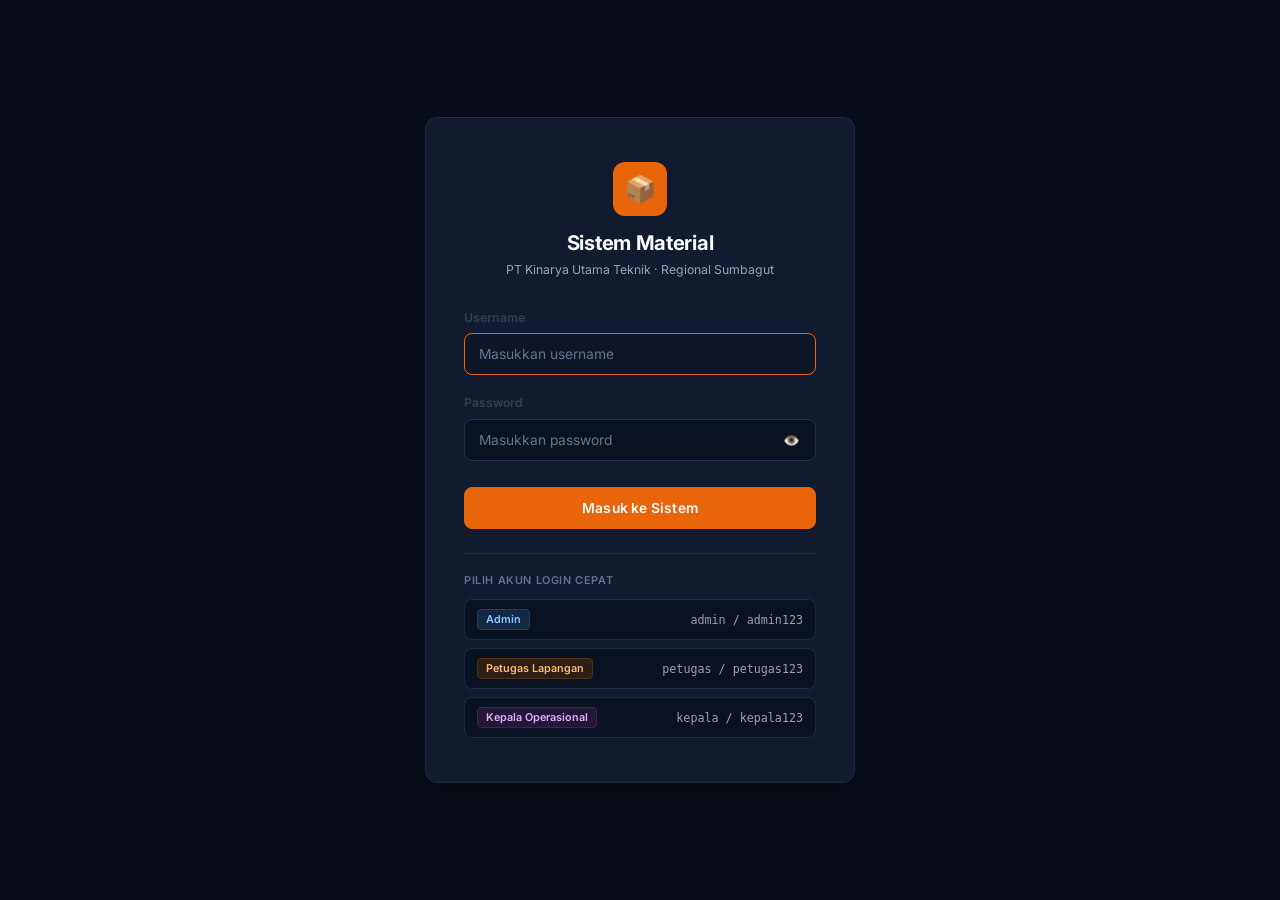
<file: index.html>
<!DOCTYPE html>
<html lang="id">
<head>
    <meta charset="UTF-8">
    <meta name="viewport" content="width=device-width, initial-scale=1.0">
    <meta name="description" content="Login Sistem Material PT Kinarya Utama Teknik Regional Sumbagut">
    <title>Login – Sistem Material PT Kinarya Utama Teknik</title>
    <link rel="stylesheet" href="assets/css/style.css">
</head>
<body>
    <div class="login-wrapper">
        <div class="login-card">
            <div class="login-logo">
                <div class="icon">📦</div>
                <h1>Sistem Material</h1>
                <p class="subtitle">PT Kinarya Utama Teknik · Regional Sumbagut</p>
            </div>

            <div class="login-error" id="loginError"></div>

            <form class="login-form" id="loginForm" onsubmit="handleLogin(event)">
                <div class="form-group">
                    <label for="username">Username</label>
                    <input type="text" id="username" placeholder="Masukkan username" autocomplete="username" required autofocus>
                </div>
                <div class="form-group">
                    <label for="password">Password</label>
                    <div class="password-input-wrapper">
                        <input type="password" id="password" placeholder="Masukkan password" autocomplete="current-password" required>
                        <button type="button" class="toggle-password-btn" id="togglePasswordBtn" onclick="togglePasswordVisibility()" title="Tampilkan/Sembunyikan Password" tabindex="-1">
                            <span id="eyeIcon">👁️</span>
                        </button>
                    </div>
                </div>
                <button type="submit" class="login-btn" id="loginBtn">
                    Masuk ke Sistem
                </button>
            </form>

            <div class="login-demo-info">
                <div class="demo-header">
                    <span>PILIH AKUN LOGIN CEPAT</span>
                </div>
                <div class="demo-accounts">
                    <button type="button" class="demo-account" onclick="fillDemo('admin','admin123')">
                        <span class="role-badge badge-admin">Admin</span>
                        <span class="account-cred">admin / admin123</span>
                    </button>
                    <button type="button" class="demo-account" onclick="fillDemo('petugas','petugas123')">
                        <span class="role-badge badge-lapangan">Petugas Lapangan</span>
                        <span class="account-cred">petugas / petugas123</span>
                    </button>
                    <button type="button" class="demo-account" onclick="fillDemo('kepala','kepala123')">
                        <span class="role-badge badge-kepala">Kepala Operasional</span>
                        <span class="account-cred">kepala / kepala123</span>
                    </button>
                </div>
            </div>
        </div>
    </div>

    <script src="assets/js/data.js?v=2"></script>
    <script src="assets/js/auth.js?v=2"></script>
    <script>
        // Redirect if already logged in
        if (Auth.isLoggedIn()) {
            window.location.href = 'dashboard.html';
        }

        function togglePasswordVisibility() {
            const pwdInput = document.getElementById('password');
            const eyeIcon = document.getElementById('eyeIcon');
            if (pwdInput.type === 'password') {
                pwdInput.type = 'text';
                eyeIcon.textContent = '🔒';
            } else {
                pwdInput.type = 'password';
                eyeIcon.textContent = '👁️';
            }
        }

        function fillDemo(user, pass) {
            document.getElementById('username').value = user;
            document.getElementById('password').value = pass;
            const errorEl = document.getElementById('loginError');
            errorEl.classList.remove('show');
            document.getElementById('loginBtn').focus();
        }

        function handleLogin(e) {
            e.preventDefault();
            const errorEl = document.getElementById('loginError');
            const username = document.getElementById('username').value.trim();
            const password = document.getElementById('password').value;

            if (!username || !password) {
                errorEl.textContent = 'Harap isi username dan password.';
                errorEl.classList.add('show');
                return;
            }

            const result = Auth.login(username, password);

            if (!result.success) {
                errorEl.textContent = result.message;
                errorEl.classList.add('show');
                document.getElementById('password').value = '';
                document.getElementById('password').focus();
                return;
            }

            errorEl.classList.remove('show');
            window.location.href = 'dashboard.html';
        }
    </script>
</body>
</html>
</file>
<file: assets/css/style.css>
@import url('https://fonts.googleapis.com/css2?family=Inter:wght@300;400;500;600;700;800&display=swap');


:root {
    /* Primary – Navy Blue */
    --navy-900: #0a1628;
    --navy-800: #0f1f3d;
    --navy-700: #152a4e;
    --navy-600: #1b3a6b;
    --navy-500: #234d8a;
    --navy-400: #3a6db5;
    --navy-300: #5a8fd4;
    --navy-200: #8bb4e6;
    --navy-100: #c5d9f2;
    --navy-50: #e8f0fa;

    /* Accent – Orange */
    --orange-600: #c25400;
    --orange-500: #e8650a;
    --orange-400: #f28c28;
    --orange-300: #f5a623;
    --orange-200: #fbc87a;
    --orange-100: #fde8c8;
    --orange-50: #fff7ed;

    /* Status */
    --green-500: #22c55e;
    --green-100: #dcfce7;
    --green-800: #166534;
    --red-500: #ef4444;
    --red-100: #fee2e2;
    --red-800: #991b1b;
    --yellow-500: #eab308;
    --yellow-100: #fef9c3;
    --yellow-800: #854d0e;

    /* Neutral */
    --gray-50: #f8fafc;
    --gray-100: #f1f5f9;
    --gray-200: #e2e8f0;
    --gray-300: #cbd5e1;
    --gray-400: #94a3b8;
    --gray-500: #64748b;
    --gray-600: #475569;
    --gray-700: #334155;
    --gray-800: #1e293b;
    --gray-900: #0f172a;

    /* Layout */
    --sidebar-width: 270px;
    --sidebar-collapsed: 72px;
    --header-height: 64px;
    --border-radius: 12px;
    --border-radius-sm: 8px;
    --border-radius-lg: 16px;
    --shadow-sm: 0 1px 3px rgba(0, 0, 0, .08), 0 1px 2px rgba(0, 0, 0, .06);
    --shadow-md: 0 4px 12px rgba(0, 0, 0, .1), 0 2px 4px rgba(0, 0, 0, .06);
    --shadow-lg: 0 10px 30px rgba(0, 0, 0, .12), 0 4px 8px rgba(0, 0, 0, .06);
    --shadow-xl: 0 20px 60px rgba(0, 0, 0, .15);
    --transition: all .25s cubic-bezier(.4, 0, .2, 1);
}

/* ---------- Reset & Base ---------- */
*,
*::before,
*::after {
    margin: 0;
    padding: 0;
    box-sizing: border-box;
}

html {
    font-size: 15px;
    scroll-behavior: smooth;
}

body {
    font-family: 'Inter', -apple-system, BlinkMacSystemFont, sans-serif;
    background: var(--gray-100);
    color: var(--gray-800);
    line-height: 1.6;
    min-height: 100vh;
    -webkit-font-smoothing: antialiased;
}

a {
    text-decoration: none;
    color: inherit;
}

img {
    max-width: 100%;
    display: block;
}

button {
    cursor: pointer;
    font-family: inherit;
}

input,
select,
textarea {
    font-family: inherit;
    font-size: inherit;
}

/* ---------- Scrollbar ---------- */
::-webkit-scrollbar {
    width: 6px;
    height: 6px;
}

::-webkit-scrollbar-track {
    background: transparent;
}

::-webkit-scrollbar-thumb {
    background: var(--gray-300);
    border-radius: 3px;
}

::-webkit-scrollbar-thumb:hover {
    background: var(--gray-400);
}

/* ============================================================
   LOGIN PAGE
   ============================================================ */
.login-wrapper {
    min-height: 100vh;
    display: flex;
    align-items: center;
    justify-content: center;
    background: #090e1a;
    /* Solid minimalist dark background, NO gradient */
    position: relative;
    padding: 24px;
}

.login-card {
    position: relative;
    z-index: 1;
    width: 430px;
    max-width: 100%;
    background: #111a2e;
    /* Solid crisp card background */
    border: 1px solid #1e2c47;
    border-radius: var(--border-radius);
    padding: 44px 38px;
    box-shadow: 0 16px 36px rgba(0, 0, 0, 0.4);
    animation: fadeIn .4s ease-out;
}

@keyframes fadeIn {
    from {
        opacity: 0;
        transform: translateY(12px);
    }

    to {
        opacity: 1;
        transform: translateY(0);
    }
}

.login-logo {
    text-align: center;
    margin-bottom: 28px;
}

.login-logo .icon {
    width: 54px;
    height: 54px;
    background: var(--orange-500);
    /* Solid color, NO gradient */
    border-radius: 12px;
    display: inline-flex;
    align-items: center;
    justify-content: center;
    font-size: 26px;
    color: #ffffff;
    margin-bottom: 14px;
}

.login-logo h1 {
    color: #f8fafc;
    font-size: 1.35rem;
    font-weight: 700;
    line-height: 1.3;
    letter-spacing: -0.3px;
}

.login-logo .subtitle {
    color: #94a3b8;
    font-size: 0.82rem;
    margin-top: 4px;
    font-weight: 400;
}

.login-form .form-group {
    margin-bottom: 18px;
}

.login-form label {
    display: block;
    color: #cbd5e1;
    font-size: 0.82rem;
    font-weight: 500;
    margin-bottom: 6px;
}

.login-form input {
    width: 100%;
    padding: 12px 14px;
    background: #0a1120;
    border: 1px solid #22324e;
    border-radius: var(--border-radius-sm);
    color: #ffffff;
    font-size: 0.92rem;
    transition: border-color 0.15s ease, background-color 0.15s ease;
    outline: none;
}

.login-form input::placeholder {
    color: #64748b;
}

.login-form input:focus {
    border-color: var(--orange-500);
    background: #0d1527;
}

/* Password Toggle Wrapper */
.password-input-wrapper {
    position: relative;
    width: 100%;
}

.password-input-wrapper input {
    padding-right: 42px;
}

.toggle-password-btn {
    position: absolute;
    right: 8px;
    top: 50%;
    transform: translateY(-50%);
    background: transparent;
    border: none;
    color: #94a3b8;
    padding: 6px 8px;
    cursor: pointer;
    font-size: 0.9rem;
    display: inline-flex;
    align-items: center;
    justify-content: center;
    border-radius: 4px;
    transition: opacity 0.15s ease;
}

.toggle-password-btn:hover {
    opacity: 0.8;
}

/* Minimalist Login Button - NO GRADIENT */
.login-btn {
    width: 100%;
    padding: 12px 18px;
    background: var(--orange-500);
    /* Clean solid color, NO gradient */
    color: #ffffff;
    border: 1px solid var(--orange-500);
    border-radius: var(--border-radius-sm);
    font-size: 0.92rem;
    font-weight: 600;
    letter-spacing: 0.2px;
    transition: background-color 0.15s ease, border-color 0.15s ease;
    margin-top: 8px;
    cursor: pointer;
    box-shadow: none;
    /* Minimalist flat aesthetic, NO glow shadow */
}

.login-btn:hover {
    background: var(--orange-600);
    /* Solid darker shade */
    border-color: var(--orange-600);
    box-shadow: none;
}

.login-btn:active {
    background: #a84500;
    border-color: #a84500;
}

.login-error {
    display: none;
    background: rgba(239, 68, 68, 0.12);
    border: 1px solid rgba(239, 68, 68, 0.3);
    color: #fca5a5;
    padding: 10px 14px;
    border-radius: var(--border-radius-sm);
    font-size: 0.82rem;
    margin-bottom: 16px;
    animation: shake .3s ease-in-out;
}

.login-error.show {
    display: block;
}

@keyframes shake {

    0%,
    100% {
        transform: translateX(0);
    }

    25% {
        transform: translateX(-4px);
    }

    75% {
        transform: translateX(4px);
    }
}

/* Demo Accounts - Minimalist list */
.login-demo-info {
    margin-top: 24px;
    padding-top: 18px;
    border-top: 1px solid #1e2c47;
}

.login-demo-info .demo-header {
    color: #64748b;
    font-size: 0.72rem;
    margin-bottom: 10px;
    font-weight: 600;
    text-transform: uppercase;
    letter-spacing: 0.6px;
}

.login-demo-info .demo-accounts {
    display: flex;
    flex-direction: column;
    gap: 8px;
}

.demo-account {
    display: flex;
    align-items: center;
    justify-content: space-between;
    width: 100%;
    padding: 9px 12px;
    background: #0a1120;
    border: 1px solid #1e2c47;
    border-radius: 8px;
    cursor: pointer;
    transition: background-color 0.15s ease, border-color 0.15s ease;
    font-family: inherit;
    text-align: left;
}

.demo-account:hover {
    background: #142036;
    border-color: #2b3f63;
}

.demo-account .role-badge {
    font-size: 0.72rem;
    padding: 3px 8px;
    border-radius: 4px;
    font-weight: 600;
    flex-shrink: 0;
}

.demo-account .badge-admin {
    background: #132844;
    color: #93c5fd;
    border: 1px solid #1e4070;
}

.demo-account .badge-lapangan {
    background: #2e1e12;
    color: #fdba74;
    border: 1px solid #4d311c;
}

.demo-account .badge-kepala {
    background: #231636;
    color: #d8b4fe;
    border: 1px solid #3c245c;
}

.demo-account .account-cred {
    color: #94a3b8;
    font-size: 0.78rem;
    font-family: ui-monospace, SFMono-Regular, Menlo, Monaco, Consolas, monospace;
}

/* ============================================================
   APP LAYOUT
   ============================================================ */
.app-layout {
    display: flex;
    min-height: 100vh;
}

/* ---------- Sidebar ---------- */
.sidebar {
    width: var(--sidebar-width);
    background: linear-gradient(180deg, var(--navy-900) 0%, var(--navy-800) 100%);
    position: fixed;
    top: 0;
    left: 0;
    bottom: 0;
    z-index: 100;
    display: flex;
    flex-direction: column;
    transition: var(--transition);
    border-right: 1px solid rgba(255, 255, 255, .06);
}

.sidebar-header {
    padding: 20px 20px 16px;
    border-bottom: 1px solid rgba(255, 255, 255, .06);
    display: flex;
    align-items: center;
    gap: 12px;
    flex-shrink: 0;
}

.sidebar-header .logo-icon {
    width: 40px;
    height: 40px;
    background: linear-gradient(135deg, var(--orange-500), var(--orange-300));
    border-radius: 10px;
    display: flex;
    align-items: center;
    justify-content: center;
    font-size: 18px;
    color: #fff;
    flex-shrink: 0;
}

.sidebar-header .logo-text h2 {
    color: #fff;
    font-size: .85rem;
    font-weight: 700;
    line-height: 1.2;
}

.sidebar-header .logo-text span {
    color: rgba(255, 255, 255, .4);
    font-size: .68rem;
}

.sidebar-nav {
    flex: 1;
    overflow-y: auto;
    padding: 12px 10px;
}

.nav-section-title {
    color: rgba(255, 255, 255, .3);
    font-size: .68rem;
    font-weight: 600;
    text-transform: uppercase;
    letter-spacing: 1px;
    padding: 16px 12px 8px;
}

.nav-item {
    display: flex;
    align-items: center;
    gap: 12px;
    padding: 11px 14px;
    border-radius: var(--border-radius-sm);
    color: rgba(255, 255, 255, .55);
    font-size: .85rem;
    font-weight: 500;
    transition: var(--transition);
    margin-bottom: 2px;
    position: relative;
}

.nav-item:hover {
    background: rgba(255, 255, 255, .06);
    color: rgba(255, 255, 255, .9);
}

.nav-item.active {
    background: linear-gradient(135deg, rgba(232, 101, 10, .15), rgba(242, 140, 40, .08));
    color: var(--orange-400);
}

.nav-item.active::before {
    content: '';
    position: absolute;
    left: 0;
    top: 6px;
    bottom: 6px;
    width: 3px;
    background: var(--orange-400);
    border-radius: 0 3px 3px 0;
}

.nav-item .icon {
    width: 20px;
    text-align: center;
    font-size: .95rem;
    flex-shrink: 0;
}

.nav-item .badge {
    margin-left: auto;
    background: var(--orange-500);
    color: #fff;
    font-size: .65rem;
    font-weight: 700;
    padding: 2px 7px;
    border-radius: 10px;
    min-width: 20px;
    text-align: center;
}

/* Sidebar Footer */
.sidebar-footer {
    padding: 16px 14px;
    border-top: 1px solid rgba(255, 255, 255, .06);
    flex-shrink: 0;
}

.sidebar-user {
    display: flex;
    align-items: center;
    gap: 10px;
    padding: 10px 12px;
    border-radius: var(--border-radius-sm);
    background: rgba(255, 255, 255, .04);
}

.sidebar-user .avatar {
    width: 36px;
    height: 36px;
    border-radius: 10px;
    background: linear-gradient(135deg, var(--navy-500), var(--navy-400));
    display: flex;
    align-items: center;
    justify-content: center;
    color: #fff;
    font-weight: 700;
    font-size: .82rem;
    flex-shrink: 0;
}

.sidebar-user .user-info {
    flex: 1;
    min-width: 0;
}

.sidebar-user .user-info .name {
    color: rgba(255, 255, 255, .85);
    font-size: .8rem;
    font-weight: 600;
    white-space: nowrap;
    overflow: hidden;
    text-overflow: ellipsis;
}

.sidebar-user .user-info .role {
    color: rgba(255, 255, 255, .35);
    font-size: .68rem;
}

.sidebar-logout {
    background: none;
    border: none;
    color: rgba(255, 255, 255, .35);
    font-size: .95rem;
    padding: 6px;
    border-radius: 6px;
    transition: var(--transition);
}

.sidebar-logout:hover {
    color: var(--red-500);
    background: rgba(239, 68, 68, .1);
}

/* ---------- Main Content ---------- */
.main-content {
    flex: 1;
    margin-left: var(--sidebar-width);
    transition: var(--transition);
}

/* ---------- Top Header ---------- */
.top-header {
    height: var(--header-height);
    background: #fff;
    border-bottom: 1px solid var(--gray-200);
    display: flex;
    align-items: center;
    justify-content: space-between;
    padding: 0 28px;
    position: sticky;
    top: 0;
    z-index: 50;
    box-shadow: var(--shadow-sm);
}

.top-header .page-title {
    font-size: 1.1rem;
    font-weight: 700;
    color: var(--navy-800);
}

.top-header .page-title small {
    font-weight: 400;
    color: var(--gray-500);
    font-size: .78rem;
    margin-left: 8px;
}

.header-actions {
    display: flex;
    align-items: center;
    gap: 12px;
}

.btn-mobile-menu {
    display: none;
    background: none;
    border: none;
    font-size: 1.3rem;
    color: var(--gray-600);
    padding: 6px;
}

/* ---------- Page Content ---------- */
.page-content {
    padding: 24px 28px 40px;
    animation: fadeInPage .35s ease-out;
}

@keyframes fadeInPage {
    from {
        opacity: 0;
        transform: translateY(8px);
    }

    to {
        opacity: 1;
        transform: translateY(0);
    }
}

/* ============================================================
   CARDS & STAT CARDS
   ============================================================ */
.card {
    background: #fff;
    border-radius: var(--border-radius);
    border: 1px solid var(--gray-200);
    box-shadow: var(--shadow-sm);
    transition: var(--transition);
}

.card:hover {
    box-shadow: var(--shadow-md);
}

.card-header {
    padding: 18px 22px;
    border-bottom: 1px solid var(--gray-100);
    display: flex;
    align-items: center;
    justify-content: space-between;
    gap: 12px;
}

.card-header h3 {
    font-size: .95rem;
    font-weight: 700;
    color: var(--navy-800);
}

.card-body {
    padding: 22px;
}

/* Stat Cards Grid */
.stats-grid {
    display: grid;
    grid-template-columns: repeat(auto-fit, minmax(230px, 1fr));
    gap: 18px;
    margin-bottom: 24px;
}

.stat-card {
    background: #fff;
    border-radius: var(--border-radius);
    padding: 22px;
    border: 1px solid var(--gray-200);
    box-shadow: var(--shadow-sm);
    display: flex;
    align-items: flex-start;
    gap: 16px;
    transition: var(--transition);
    position: relative;
    overflow: hidden;
}

.stat-card::after {
    content: '';
    position: absolute;
    top: 0;
    right: 0;
    width: 80px;
    height: 80px;
    border-radius: 50%;
    opacity: .06;
    transform: translate(20px, -20px);
}

.stat-card:hover {
    transform: translateY(-2px);
    box-shadow: var(--shadow-md);
}

.stat-card .stat-icon {
    width: 48px;
    height: 48px;
    border-radius: 12px;
    display: flex;
    align-items: center;
    justify-content: center;
    font-size: 1.3rem;
    flex-shrink: 0;
}

.stat-card .stat-info h4 {
    font-size: .78rem;
    font-weight: 500;
    color: var(--gray-500);
    margin-bottom: 4px;
}

.stat-card .stat-info .value {
    font-size: 1.6rem;
    font-weight: 800;
    color: var(--navy-800);
    line-height: 1;
}

.stat-card .stat-info .change {
    font-size: .72rem;
    margin-top: 6px;
    font-weight: 500;
}

.stat-card.blue .stat-icon {
    background: var(--navy-50);
    color: var(--navy-500);
}

.stat-card.blue::after {
    background: var(--navy-500);
}

.stat-card.orange .stat-icon {
    background: var(--orange-50);
    color: var(--orange-500);
}

.stat-card.orange::after {
    background: var(--orange-500);
}

.stat-card.green .stat-icon {
    background: var(--green-100);
    color: var(--green-500);
}

.stat-card.green::after {
    background: var(--green-500);
}

.stat-card.red .stat-icon {
    background: var(--red-100);
    color: var(--red-500);
}

.stat-card.red::after {
    background: var(--red-500);
}

/* ============================================================
   TABLES
   ============================================================ */
.table-wrapper {
    overflow-x: auto;
    border-radius: var(--border-radius);
}

table {
    width: 100%;
    border-collapse: collapse;
}

table thead th {
    background: var(--gray-50);
    padding: 12px 16px;
    font-size: .78rem;
    font-weight: 600;
    color: var(--gray-600);
    text-align: left;
    text-transform: uppercase;
    letter-spacing: .5px;
    white-space: nowrap;
    border-bottom: 2px solid var(--gray-200);
}

table tbody td {
    padding: 12px 16px;
    font-size: .85rem;
    border-bottom: 1px solid var(--gray-100);
    color: var(--gray-700);
}

table tbody tr {
    transition: var(--transition);
}

table tbody tr:hover {
    background: var(--gray-50);
}

table tbody tr:last-child td {
    border-bottom: none;
}

/* ============================================================
   STATUS BADGES
   ============================================================ */
.badge-status {
    display: inline-flex;
    align-items: center;
    gap: 5px;
    padding: 4px 12px;
    border-radius: 20px;
    font-size: .75rem;
    font-weight: 600;
    white-space: nowrap;
}

.badge-status.menunggu {
    background: var(--yellow-100);
    color: var(--yellow-800);
}

.badge-status.disetujui {
    background: var(--green-100);
    color: var(--green-800);
}

.badge-status.ditolak {
    background: var(--red-100);
    color: var(--red-800);
}

.badge-role {
    display: inline-flex;
    padding: 3px 10px;
    border-radius: 6px;
    font-size: .72rem;
    font-weight: 600;
}

.badge-role.kepala {
    background: #ede9fe;
    color: #5b21b6;
}

.badge-role.admin {
    background: var(--navy-50);
    color: var(--navy-600);
}

.badge-role.tim {
    background: var(--orange-100);
    color: var(--orange-600);
}

/* Stock warning */
.stok-rendah {
    color: var(--red-500);
    font-weight: 700;
}

.stok-aman {
    color: var(--green-500);
    font-weight: 600;
}

/* ============================================================
   BUTTONS
   ============================================================ */
.btn {
    display: inline-flex;
    align-items: center;
    gap: 6px;
    padding: 9px 18px;
    border-radius: var(--border-radius-sm);
    font-size: .82rem;
    font-weight: 600;
    border: none;
    transition: var(--transition);
    white-space: nowrap;
}

.btn:hover {
    transform: translateY(-1px);
}

.btn:active {
    transform: translateY(0);
}

.btn-primary {
    background: var(--orange-500);
    color: #fff;
    box-shadow: none;
}

.btn-primary:hover {
    background: var(--orange-600);
    box-shadow: none;
}

.btn-secondary {
    background: var(--navy-700);
    color: #fff;
}

.btn-secondary:hover {
    background: var(--navy-600);
}

.btn-success {
    background: var(--green-500);
    color: #fff;
}

.btn-danger {
    background: var(--red-500);
    color: #fff;
}

.btn-outline {
    background: transparent;
    border: 1.5px solid var(--gray-300);
    color: var(--gray-600);
}

.btn-outline:hover {
    border-color: var(--navy-400);
    color: var(--navy-500);
    background: var(--navy-50);
}

.btn-sm {
    padding: 6px 12px;
    font-size: .75rem;
}

.btn-icon {
    width: 34px;
    height: 34px;
    padding: 0;
    display: inline-flex;
    align-items: center;
    justify-content: center;
    border-radius: 8px;
}

/* ============================================================
   FORMS
   ============================================================ */
.form-group {
    margin-bottom: 18px;
}

.form-group label {
    display: block;
    font-size: .82rem;
    font-weight: 600;
    color: var(--gray-700);
    margin-bottom: 6px;
}

.form-group label .required {
    color: var(--red-500);
}

.form-control {
    width: 100%;
    padding: 10px 14px;
    border: 1.5px solid var(--gray-300);
    border-radius: var(--border-radius-sm);
    font-size: .88rem;
    color: var(--gray-800);
    background: #fff;
    transition: var(--transition);
    outline: none;
}

.form-control:focus {
    border-color: var(--orange-400);
    box-shadow: 0 0 0 3px rgba(242, 140, 40, .1);
}

.form-control::placeholder {
    color: var(--gray-400);
}

select.form-control {
    appearance: none;
    background-image: url("data:image/svg+xml,%3Csvg xmlns='http://www.w3.org/2000/svg' width='12' height='12' viewBox='0 0 24 24' fill='none' stroke='%2394a3b8' stroke-width='2'%3E%3Cpath d='M6 9l6 6 6-6'/%3E%3C/svg%3E");
    background-repeat: no-repeat;
    background-position: right 12px center;
    padding-right: 36px;
}

.form-row {
    display: grid;
    grid-template-columns: repeat(auto-fit, minmax(200px, 1fr));
    gap: 16px;
}

.form-hint {
    font-size: .75rem;
    color: var(--gray-500);
    margin-top: 4px;
}

/* ============================================================
   MODAL
   ============================================================ */
.modal-overlay {
    display: none;
    position: fixed;
    inset: 0;
    background: rgba(10, 22, 40, .6);
    backdrop-filter: blur(4px);
    z-index: 200;
    align-items: center;
    justify-content: center;
    animation: fadeIn .2s ease;
}

.modal-overlay.show {
    display: flex;
}

@keyframes fadeIn {
    from {
        opacity: 0;
    }

    to {
        opacity: 1;
    }
}

.modal {
    background: #fff;
    border-radius: var(--border-radius-lg);
    width: 520px;
    max-width: 94vw;
    max-height: 90vh;
    overflow-y: auto;
    box-shadow: var(--shadow-xl);
    animation: modalSlide .3s ease-out;
}

@keyframes modalSlide {
    from {
        opacity: 0;
        transform: translateY(-20px) scale(.97);
    }

    to {
        opacity: 1;
        transform: translateY(0) scale(1);
    }
}

.modal-header {
    display: flex;
    align-items: center;
    justify-content: space-between;
    padding: 20px 24px;
    border-bottom: 1px solid var(--gray-200);
}

.modal-header h3 {
    font-size: 1rem;
    font-weight: 700;
    color: var(--navy-800);
}

.modal-close {
    background: none;
    border: none;
    font-size: 1.2rem;
    color: var(--gray-400);
    padding: 4px;
    border-radius: 6px;
    transition: var(--transition);
}

.modal-close:hover {
    background: var(--gray-100);
    color: var(--gray-600);
}

.modal-body {
    padding: 24px;
}

.modal-footer {
    padding: 16px 24px;
    border-top: 1px solid var(--gray-100);
    display: flex;
    justify-content: flex-end;
    gap: 10px;
}

/* ============================================================
   ALERTS / TOASTS
   ============================================================ */
.toast-container {
    position: fixed;
    top: 20px;
    right: 20px;
    z-index: 300;
    display: flex;
    flex-direction: column;
    gap: 10px;
}

.toast {
    padding: 14px 20px;
    border-radius: var(--border-radius-sm);
    font-size: .85rem;
    font-weight: 500;
    box-shadow: var(--shadow-lg);
    display: flex;
    align-items: center;
    gap: 10px;
    min-width: 300px;
    max-width: 420px;
    animation: toastSlide .35s ease-out;
    cursor: pointer;
}

@keyframes toastSlide {
    from {
        opacity: 0;
        transform: translateX(40px);
    }

    to {
        opacity: 1;
        transform: translateX(0);
    }
}

.toast.success {
    background: var(--green-100);
    color: var(--green-800);
    border-left: 4px solid var(--green-500);
}

.toast.error {
    background: var(--red-100);
    color: var(--red-800);
    border-left: 4px solid var(--red-500);
}

.toast.warning {
    background: var(--yellow-100);
    color: var(--yellow-800);
    border-left: 4px solid var(--yellow-500);
}

.toast.info {
    background: var(--navy-50);
    color: var(--navy-700);
    border-left: 4px solid var(--navy-400);
}

/* ============================================================
   FILTERS BAR
   ============================================================ */
.filters-bar {
    display: flex;
    flex-wrap: wrap;
    align-items: flex-end;
    gap: 12px;
    margin-bottom: 20px;
    padding: 16px 20px;
    background: #fff;
    border-radius: var(--border-radius);
    border: 1px solid var(--gray-200);
}

.filters-bar .form-group {
    margin-bottom: 0;
    min-width: 160px;
}

.filters-bar .form-control {
    padding: 8px 12px;
    font-size: .82rem;
}

/* ============================================================
   GRIDS
   ============================================================ */
.grid-2 {
    display: grid;
    grid-template-columns: repeat(2, 1fr);
    gap: 20px;
}

.grid-3 {
    display: grid;
    grid-template-columns: repeat(3, 1fr);
    gap: 20px;
}

/* ============================================================
   EMPTY STATE
   ============================================================ */
.empty-state {
    text-align: center;
    padding: 48px 24px;
    color: var(--gray-400);
}

.empty-state .icon {
    font-size: 3rem;
    margin-bottom: 12px;
}

.empty-state p {
    font-size: .88rem;
}

/* ============================================================
   PRINT STYLES
   ============================================================ */
@media print {

    .sidebar,
    .top-header,
    .btn,
    .filters-bar,
    .no-print {
        display: none !important;
    }

    .main-content {
        margin-left: 0 !important;
    }

    .page-content {
        padding: 0 !important;
    }

    .card {
        box-shadow: none !important;
        border: 1px solid #ddd !important;
    }

    .print-header {
        display: block !important;
        text-align: center;
        margin-bottom: 20px;
    }

    .print-header h1 {
        font-size: 16pt;
    }

    .print-header p {
        font-size: 10pt;
        color: #666;
    }

    body {
        font-size: 10pt;
    }

    table {
        font-size: 9pt;
    }
}

.print-header {
    display: none;
}

/* ============================================================
   RESPONSIVE
   ============================================================ */

/* Mobile overlay for sidebar */
.sidebar-overlay {
    display: none;
    position: fixed;
    inset: 0;
    background: rgba(0, 0, 0, .5);
    z-index: 99;
}

@media (max-width: 1024px) {
    .stats-grid {
        grid-template-columns: repeat(2, 1fr);
    }

    .grid-2,
    .grid-3 {
        grid-template-columns: 1fr;
    }
}

@media (max-width: 768px) {
    html {
        font-size: 14px;
    }

    .sidebar {
        transform: translateX(-100%);
        box-shadow: none;
    }

    .sidebar.open {
        transform: translateX(0);
        box-shadow: var(--shadow-xl);
    }

    .sidebar-overlay.show {
        display: block;
    }

    .main-content {
        margin-left: 0;
    }

    .btn-mobile-menu {
        display: block;
    }

    .top-header {
        padding: 0 16px;
    }

    .page-content {
        padding: 16px;
    }

    .stats-grid {
        grid-template-columns: 1fr;
    }

    .filters-bar {
        flex-direction: column;
        align-items: stretch;
    }

    .filters-bar .form-group {
        min-width: auto;
    }

    .modal {
        margin: 12px;
    }

    .login-card {
        padding: 32px 24px;
    }

    table thead th,
    table tbody td {
        padding: 10px 12px;
        font-size: .78rem;
    }
}

@media (max-width: 480px) {
    .top-header .page-title small {
        display: none;
    }

    .stat-card {
        padding: 16px;
    }

    .stat-card .stat-info .value {
        font-size: 1.3rem;
    }
}

/* ============================================================
   ANIMATIONS & MICRO-INTERACTIONS
   ============================================================ */
.fade-in {
    animation: fadeInPage .35s ease-out;
}

.slide-in-left {
    animation: slideInLeft .35s ease-out;
}

@keyframes slideInLeft {
    from {
        opacity: 0;
        transform: translateX(-20px);
    }

    to {
        opacity: 1;
        transform: translateX(0);
    }
}

/* Pulse for notification badge */
@keyframes pulse {

    0%,
    100% {
        transform: scale(1);
    }

    50% {
        transform: scale(1.1);
    }
}

.badge.pulse {
    animation: pulse 2s infinite;
}

/* Row highlight */
.highlight-row {
    animation: highlightBg 1.5s ease;
}

@keyframes highlightBg {
    0% {
        background: var(--orange-100);
    }

    100% {
        background: transparent;
    }
}

/* Loading spinner */
.spinner {
    width: 20px;
    height: 20px;
    border: 2.5px solid var(--gray-200);
    border-top-color: var(--orange-500);
    border-radius: 50%;
    animation: spin .6s linear infinite;
}

@keyframes spin {
    to {
        transform: rotate(360deg);
    }
}

/* Skeleton loader */
.skeleton {
    background: linear-gradient(90deg, var(--gray-200) 25%, var(--gray-100) 50%, var(--gray-200) 75%);
    background-size: 200% 100%;
    animation: shimmer 1.5s infinite;
    border-radius: 6px;
}

@keyframes shimmer {
    0% {
        background-position: 200% 0;
    }

    100% {
        background-position: -200% 0;
    }
}

/* ============================================================
   UTILITY CLASSES
   ============================================================ */
.text-center {
    text-align: center;
}

.text-right {
    text-align: right;
}

.text-muted {
    color: var(--gray-500);
}

.text-sm {
    font-size: .82rem;
}

.text-xs {
    font-size: .75rem;
}

.fw-600 {
    font-weight: 600;
}

.fw-700 {
    font-weight: 700;
}

.mt-1 {
    margin-top: 8px;
}

.mt-2 {
    margin-top: 16px;
}

.mt-3 {
    margin-top: 24px;
}

.mb-1 {
    margin-bottom: 8px;
}

.mb-2 {
    margin-bottom: 16px;
}

.mb-3 {
    margin-bottom: 24px;
}

.d-flex {
    display: flex;
}

.align-center {
    align-items: center;
}

.justify-between {
    justify-content: space-between;
}

.gap-1 {
    gap: 8px;
}

.gap-2 {
    gap: 16px;
}

.w-100 {
    width: 100%;
}

/* Kode material mono */
.kode-material {
    font-family: 'SF Mono', 'Consolas', monospace;
    font-size: .78rem;
    background: var(--gray-100);
    padding: 3px 8px;
    border-radius: 4px;
    color: var(--navy-600);
    font-weight: 600;
}

/* Action buttons in table */
.action-buttons {
    display: flex;
    gap: 6px;
}

/* Pagination */
.pagination {
    display: flex;
    align-items: center;
    justify-content: center;
    gap: 4px;
    margin-top: 20px;
}

.pagination button {
    width: 34px;
    height: 34px;
    display: inline-flex;
    align-items: center;
    justify-content: center;
    border: 1px solid var(--gray-200);
    background: #fff;
    border-radius: 8px;
    font-size: .82rem;
    color: var(--gray-600);
    transition: var(--transition);
}

.pagination button:hover {
    background: var(--navy-50);
    border-color: var(--navy-300);
    color: var(--navy-600);
}

.pagination button.active {
    background: var(--navy-700);
    border-color: var(--navy-700);
    color: #fff;
}

/* Laporan print-specific */
.laporan-header-print {
    display: none;
}

@media print {
    .laporan-header-print {
        display: block;
        text-align: center;
        margin-bottom: 24px;
        padding-bottom: 16px;
        border-bottom: 2px solid #333;
    }

    .laporan-header-print h1 {
        font-size: 14pt;
        margin-bottom: 4px;
    }

    .laporan-header-print h2 {
        font-size: 11pt;
        font-weight: normal;
        margin-bottom: 2px;
    }

    .laporan-header-print p {
        font-size: 9pt;
        color: #666;
    }
}
</file>
